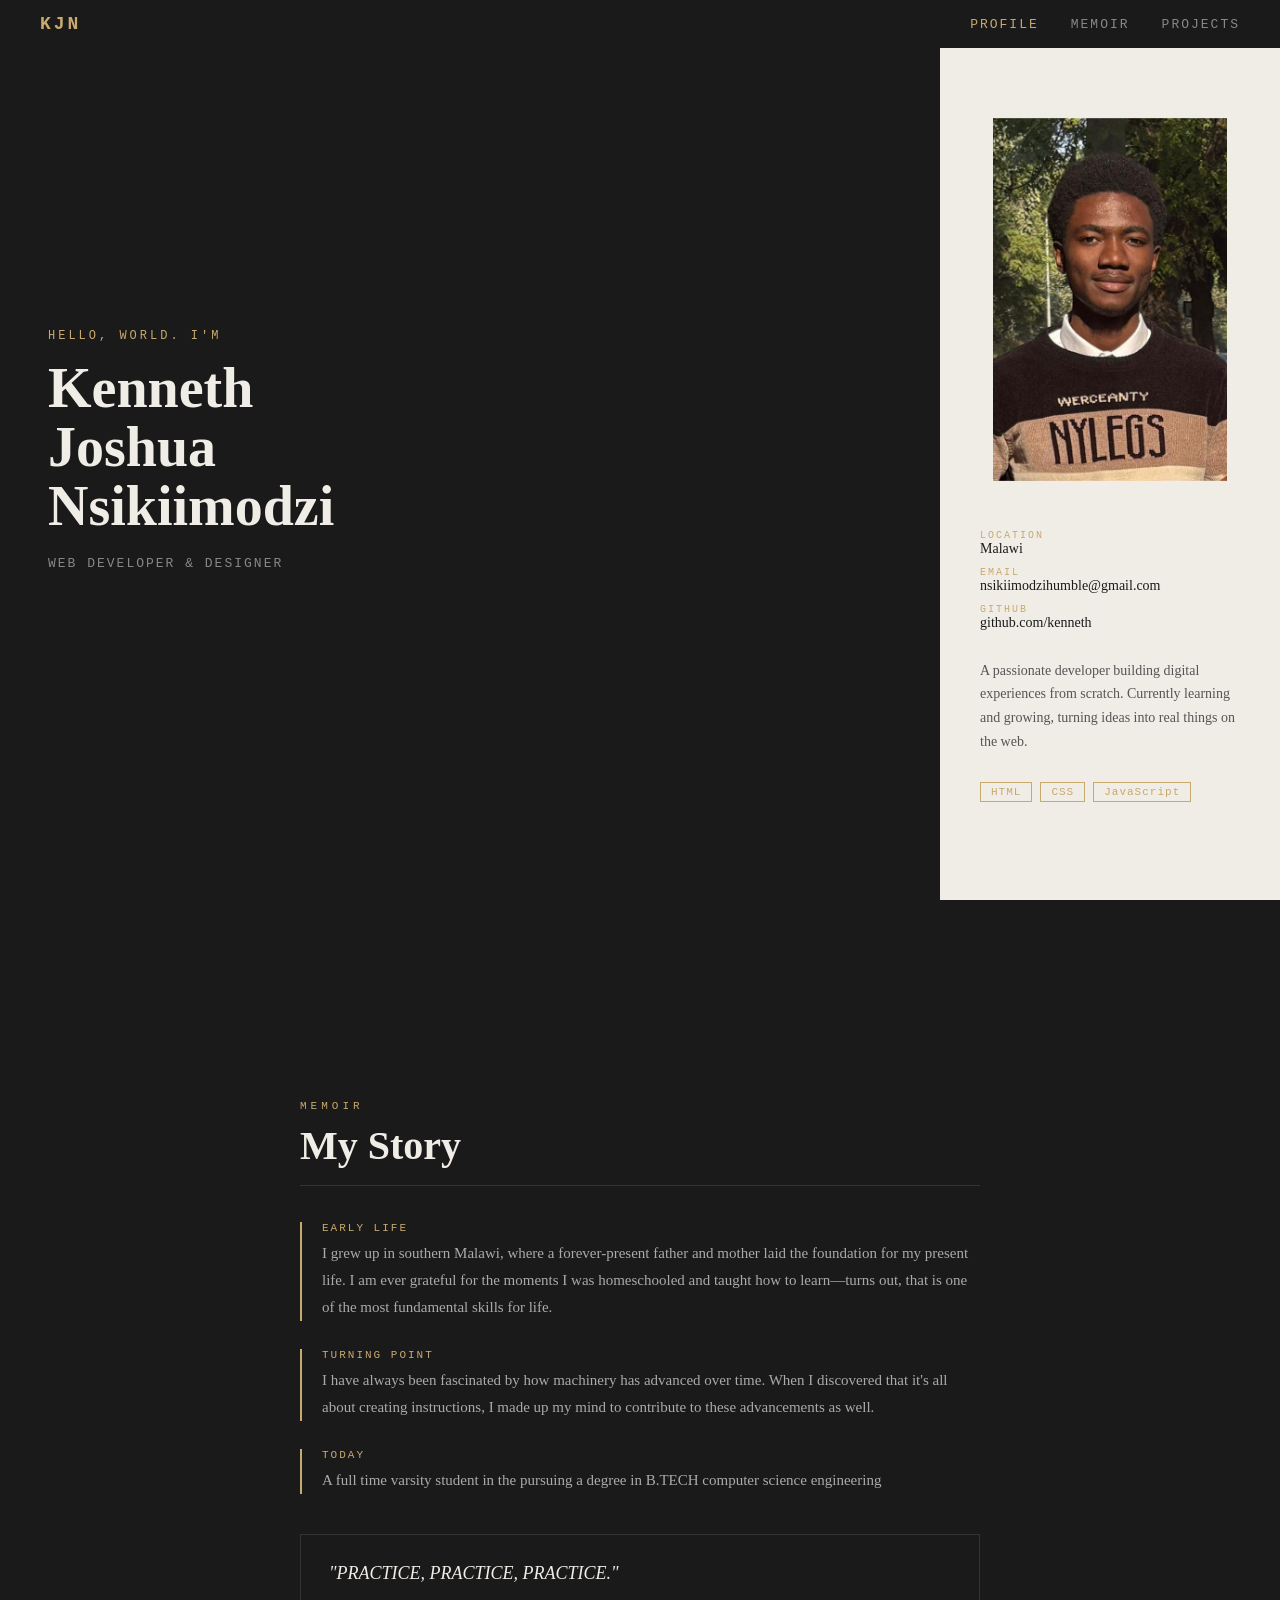
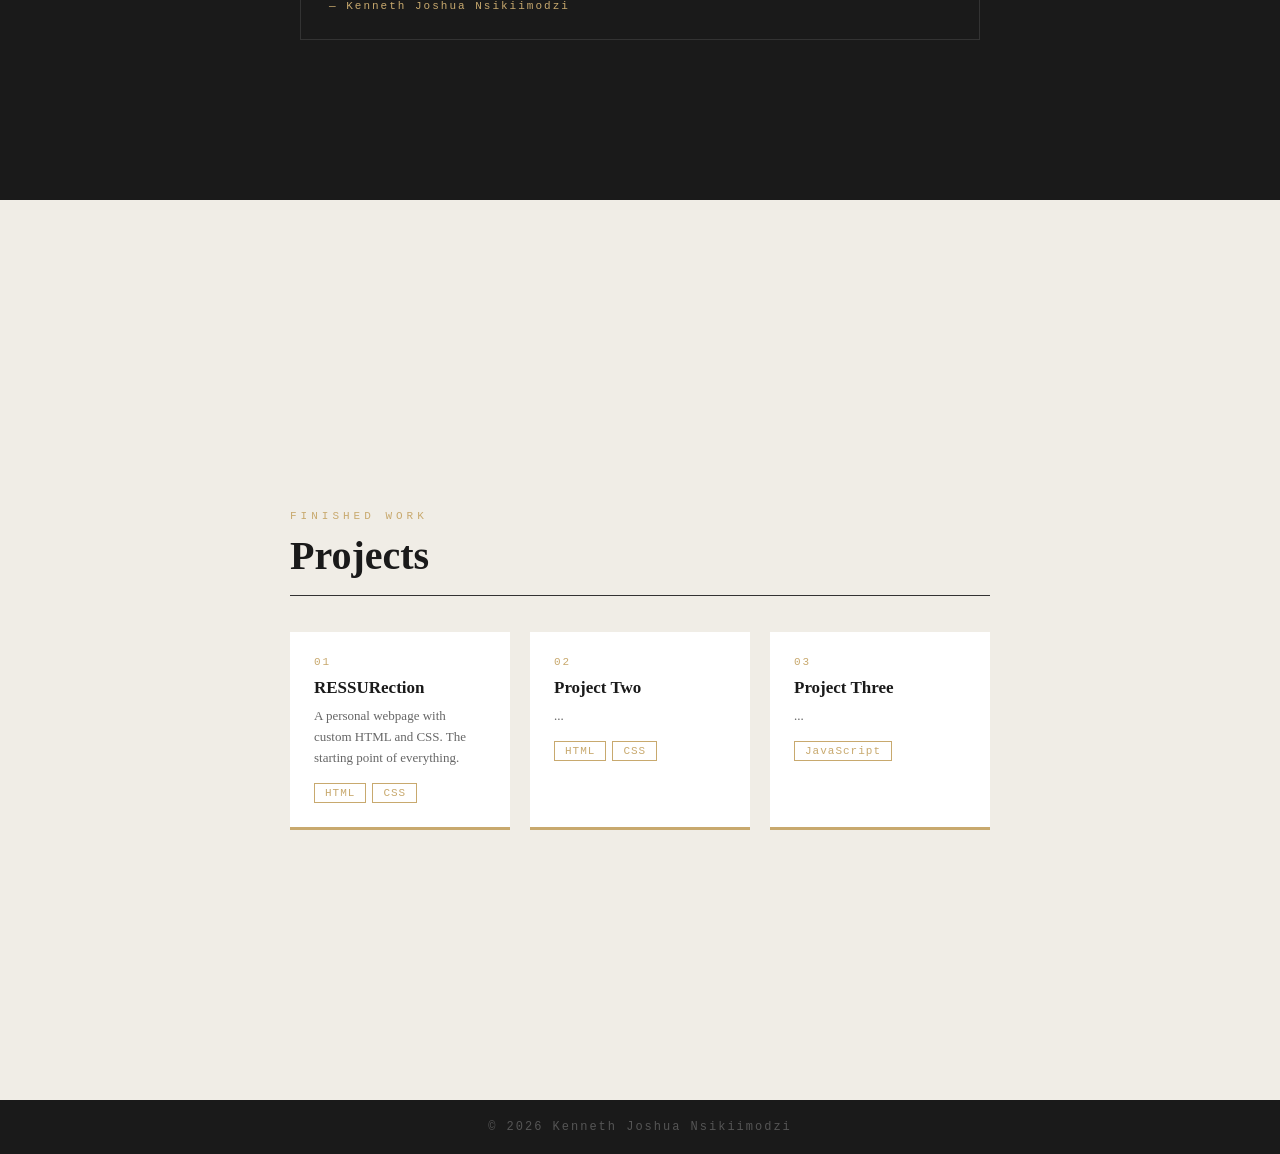
<file: index.html>
<!DOCTYPE html>
<html lang="en">
<head>
  <meta charset="UTF-8" />
  <meta name="viewport" content="width=device-width, initial-scale=1.0"/>
  <title>Kenneth Joshua Nsikiimodzi</title>
  <link rel="stylesheet" href="style.css" />
</head>
<body>

  <!-- NAV -->
  <nav>
    <span class="nav-brand">KJN</span>
    <div class="nav-links">
      <a href="#page-profile" class="nav-link active">Profile</a>
      <a href="#page-memoir" class="nav-link">Memoir</a>
      <a href="#page-projects" class="nav-link">Projects</a>
    </div>
  </nav>

  <!-- PAGE 1: PROFILE (FREESTYLE) -->
  <section id="page-profile" class="page profile-page">

    <!-- BIG NAME HERO -->
    <div class="profile-hero">
      <p class="profile-eyebrow">hello, world. i'm</p>
      <h1 class="profile-name">Kenneth<br>Joshua<br>Nsikiimodzi</h1>
      <p class="profile-tagline">Web Developer &amp; Designer</p>
    </div>

    <!-- PHOTO + INFO SIDE -->
    <div class="profile-side">

      <div class="photo-holder img">
        <img src="WhatsApp Image 2026-06-18 at 09.27.03.jpeg" style="width:100%; height:100%; object-fit:cover;">
      </div>

      <div class="profile-info">
        <div class="info-block">
          <span class="info-key">Location</span>
          <span class="info-value">Malawi</span>
        </div>
        <div class="info-block">
          <span class="info-key">Email</span>
          <span class="info-value">nsikiimodzihumble@gmail.com</span>
        </div>
        <div class="info-block">
          <span class="info-key">GitHub</span>
          <span class="info-value">github.com/kenneth</span>
        </div>
      </div>

      <div class="profile-about">
        <p>A passionate developer building digital experiences from scratch. Currently learning and growing, turning ideas into real things on the web.</p>
      </div>

      <div class="profile-skills">
        <span class="tag">HTML</span>
        <span class="tag">CSS</span>
        <span class="tag">JavaScript</span>
      </div>

    </div>

  </section>

  <!-- PAGE 2: MEMOIR -->
  <section id="page-memoir" class="page page-memoir">
    <div class="memoir-inner">
      <div class="memoir-label">memoir</div>
      <h2 class="memoir-title">My Story</h2>
      <div class="memoir-divider"></div>

      <div class="memoir-entry">
        <span class="memoir-year">Early Life</span>
        <p>I grew up in southern Malawi, where a forever-present father and mother laid the foundation for my present life. I am ever grateful for the moments I was homeschooled and taught how to learn—turns out, that is one of the most fundamental skills for life.</p>
      </div>

      <div class="memoir-entry">
        <span class="memoir-year">Turning Point</span>
        <p>I have always been fascinated by how machinery has advanced over time. When I discovered that it's all about creating instructions, I made up my mind to contribute to these advancements as well. </p>
      </div>

      <div class="memoir-entry">
        <span class="memoir-year">Today</span>
        <p>A full time varsity student in the pursuing a degree in B.TECH computer science engineering</p>
      </div>

      <blockquote class="memoir-quote">
        "PRACTICE, PRACTICE, PRACTICE."
        <cite>— Kenneth Joshua Nsikiimodzi</cite>
      </blockquote>
    </div>
  </section>

  <!-- PAGE 3: PROJECTS -->
  <section id="page-projects" class="page page-projects">
    <div class="projects-inner">
      <div class="projects-label">finished work</div>
      <h2 class="projects-title">Projects</h2>
      <div class="memoir-divider"></div>

      <div class="projects-grid">

        <div class="project-card">
          <div class="project-num">01</div>
          <h3 class="project-name">RESSURection</h3>
          <p class="project-desc">A personal webpage with custom HTML and CSS. The starting point of everything.</p>
          <div class="project-tags">
            <span class="tag">HTML</span>
            <span class="tag">CSS</span>
          </div>
        </div>

        <div class="project-card">
          <div class="project-num">02</div>
          <h3 class="project-name">Project Two</h3>
          <p class="project-desc">...</p>
          <div class="project-tags">
            <span class="tag">HTML</span>
            <span class="tag">CSS</span>
          </div>
        </div>

        <div class="project-card">
          <div class="project-num">03</div>
          <h3 class="project-name">Project Three</h3>
          <p class="project-desc">...</p>
          <div class="project-tags">
            <span class="tag">JavaScript</span>
          </div>
        </div>

      </div>
    </div>
  </section>

  <footer>
    <p>&copy; 2026 Kenneth Joshua Nsikiimodzi</p>
  </footer>

  <script>
    const links = document.querySelectorAll('.nav-link');
    const pages = document.querySelectorAll('.page');

    const observer = new IntersectionObserver((entries) => {
      entries.forEach(entry => {
        if (entry.isIntersecting) {
          links.forEach(l => l.classList.remove('active'));
          const id = entry.target.id;
          const active = document.querySelector(`.nav-link[href="#${id}"]`);
          if (active) active.classList.add('active');
        }
      });
    }, { threshold: 0.4 });

    pages.forEach(p => observer.observe(p));
  </script>

</body>
</html>
</file>
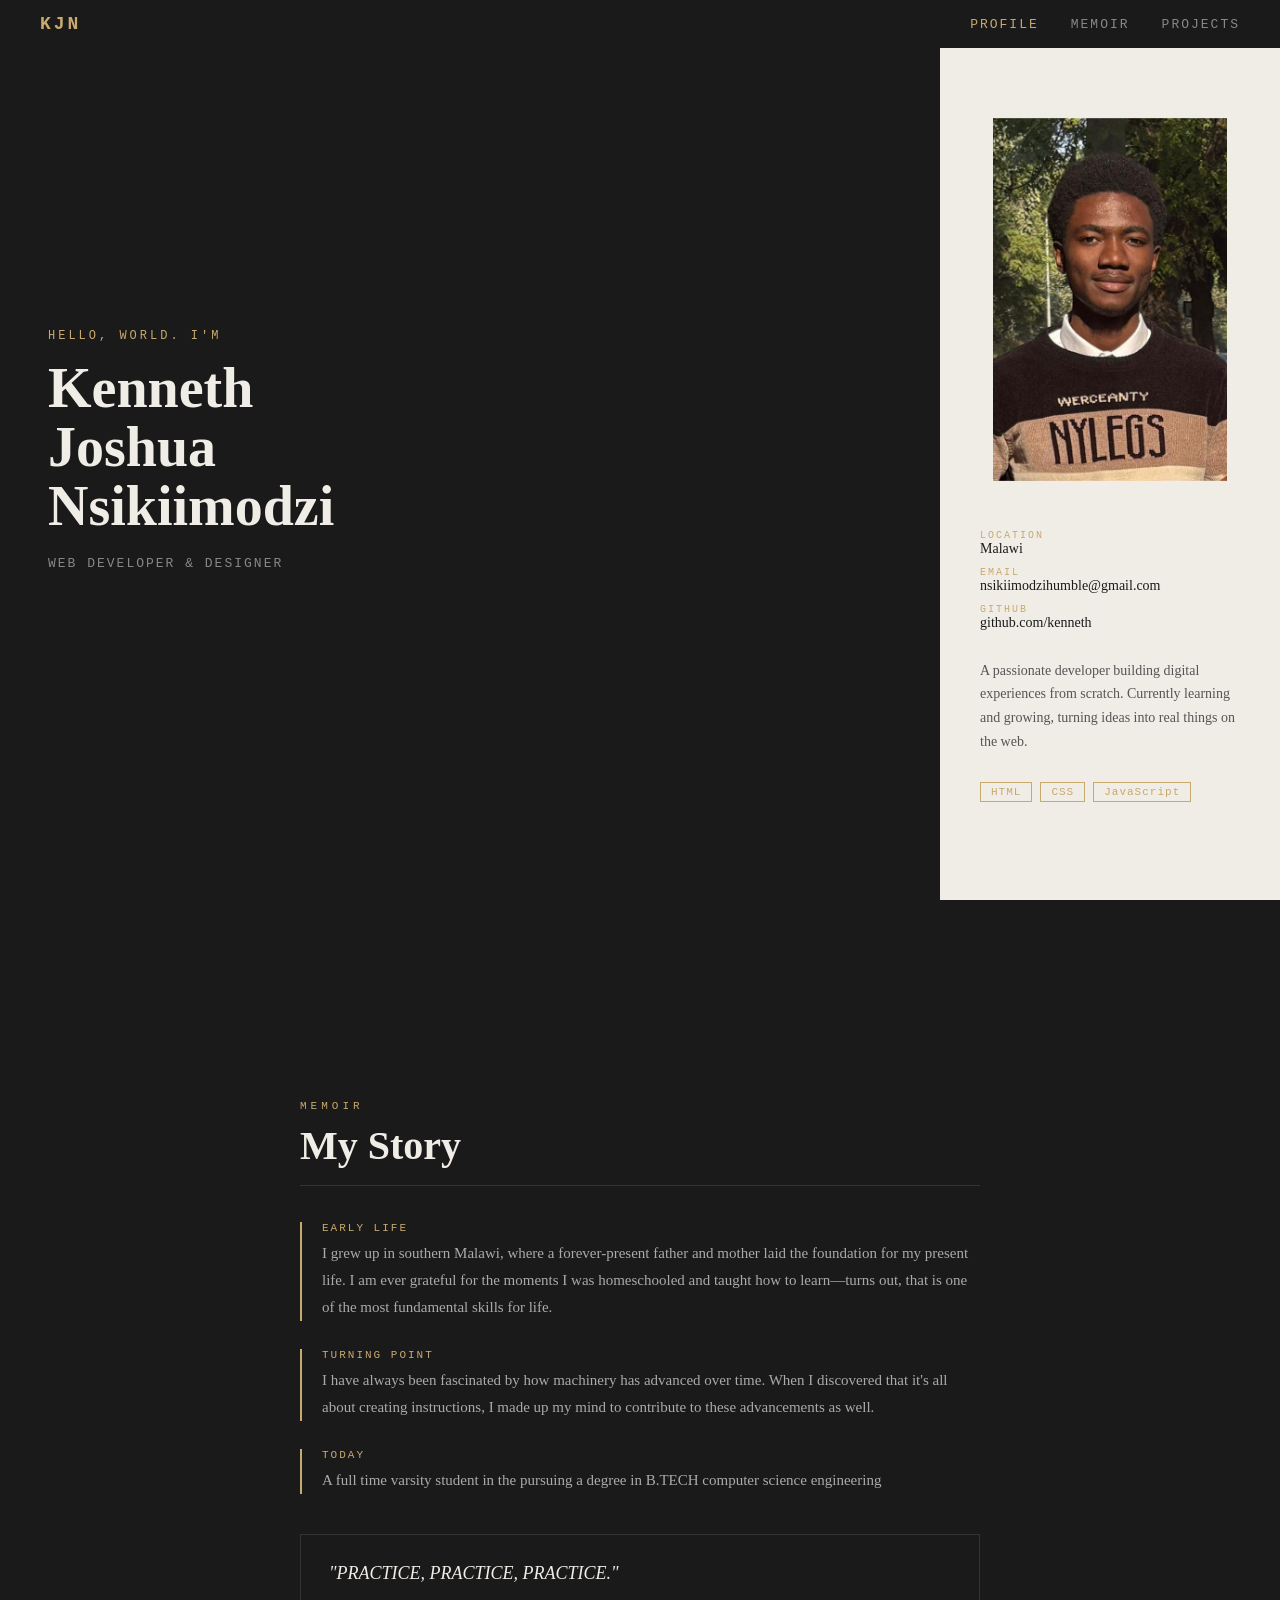
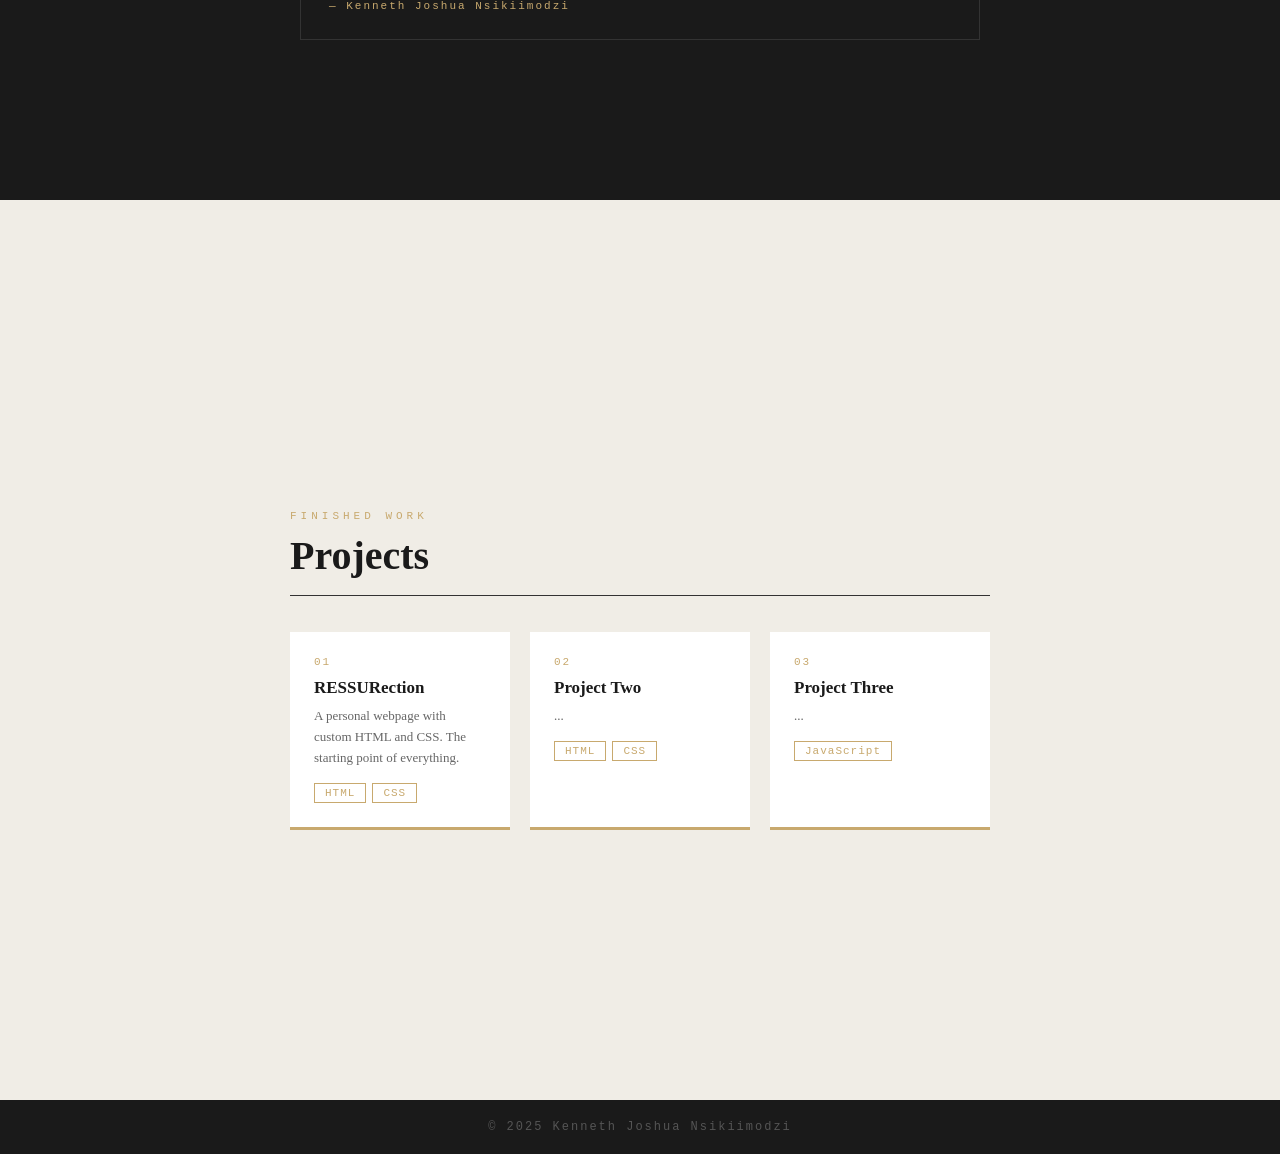
<file: index (1).html>
<!DOCTYPE html>
<html lang="en">
<head>
  <meta charset="UTF-8" />
  <meta name="viewport" content="width=device-width, initial-scale=1.0"/>
  <title>Kenneth Joshua Nsikiimodzi</title>
  <link rel="stylesheet" href="style.css" />
</head>
<body>

  <!-- NAV -->
  <nav>
    <span class="nav-brand">KJN</span>
    <div class="nav-links">
      <a href="#page-profile" class="nav-link active">Profile</a>
      <a href="#page-memoir" class="nav-link">Memoir</a>
      <a href="#page-projects" class="nav-link">Projects</a>
    </div>
  </nav>

  <!-- PAGE 1: PROFILE (FREESTYLE) -->
  <section id="page-profile" class="page profile-page">

    <!-- BIG NAME HERO -->
    <div class="profile-hero">
      <p class="profile-eyebrow">hello, world. i'm</p>
      <h1 class="profile-name">Kenneth<br>Joshua<br>Nsikiimodzi</h1>
      <p class="profile-tagline">Web Developer &amp; Designer</p>
    </div>

    <!-- PHOTO + INFO SIDE -->
    <div class="profile-side">

      <div class="photo-holder">
        <img src="WhatsApp Image 2026-06-18 at 09.27.03.jpeg" style="width:100%; height:100%; object-fit:cover;">
      </div>

      <div class="profile-info">
        <div class="info-block">
          <span class="info-key">Location</span>
          <span class="info-value">Malawi</span>
        </div>
        <div class="info-block">
          <span class="info-key">Email</span>
          <span class="info-value">nsikiimodzihumble@gmail.com</span>
        </div>
        <div class="info-block">
          <span class="info-key">GitHub</span>
          <span class="info-value">github.com/kenneth</span>
        </div>
      </div>

      <div class="profile-about">
        <p>A passionate developer building digital experiences from scratch. Currently learning and growing, turning ideas into real things on the web.</p>
      </div>

      <div class="profile-skills">
        <span class="tag">HTML</span>
        <span class="tag">CSS</span>
        <span class="tag">JavaScript</span>
      </div>

    </div>

  </section>

  <!-- PAGE 2: MEMOIR -->
  <section id="page-memoir" class="page page-memoir">
    <div class="memoir-inner">
      <div class="memoir-label">memoir</div>
      <h2 class="memoir-title">My Story</h2>
      <div class="memoir-divider"></div>

      <div class="memoir-entry">
        <span class="memoir-year">Early Life</span>
        <p>I grew up in southern Malawi, where a forever-present father and mother laid the foundation for my present life. I am ever grateful for the moments I was homeschooled and taught how to learn—turns out, that is one of the most fundamental skills for life.</p>
      </div>

      <div class="memoir-entry">
        <span class="memoir-year">Turning Point</span>
        <p>I have always been fascinated by how machinery has advanced over time. When I discovered that it's all about creating instructions, I made up my mind to contribute to these advancements as well. </p>
      </div>

      <div class="memoir-entry">
        <span class="memoir-year">Today</span>
        <p>A full time varsity student in the pursuing a degree in B.TECH computer science engineering</p>
      </div>

      <blockquote class="memoir-quote">
        "PRACTICE, PRACTICE, PRACTICE."
        <cite>— Kenneth Joshua Nsikiimodzi</cite>
      </blockquote>
    </div>
  </section>

  <!-- PAGE 3: PROJECTS -->
  <section id="page-projects" class="page page-projects">
    <div class="projects-inner">
      <div class="projects-label">finished work</div>
      <h2 class="projects-title">Projects</h2>
      <div class="memoir-divider"></div>

      <div class="projects-grid">

        <div class="project-card">
          <div class="project-num">01</div>
          <h3 class="project-name">RESSURection</h3>
          <p class="project-desc">A personal webpage with custom HTML and CSS. The starting point of everything.</p>
          <div class="project-tags">
            <span class="tag">HTML</span>
            <span class="tag">CSS</span>
          </div>
        </div>

        <div class="project-card">
          <div class="project-num">02</div>
          <h3 class="project-name">Project Two</h3>
          <p class="project-desc">...</p>
          <div class="project-tags">
            <span class="tag">HTML</span>
            <span class="tag">CSS</span>
          </div>
        </div>

        <div class="project-card">
          <div class="project-num">03</div>
          <h3 class="project-name">Project Three</h3>
          <p class="project-desc">...</p>
          <div class="project-tags">
            <span class="tag">JavaScript</span>
          </div>
        </div>

      </div>
    </div>
  </section>

  <footer>
    <p>&copy; 2025 Kenneth Joshua Nsikiimodzi</p>
  </footer>

  <script>
    const links = document.querySelectorAll('.nav-link');
    const pages = document.querySelectorAll('.page');

    const observer = new IntersectionObserver((entries) => {
      entries.forEach(entry => {
        if (entry.isIntersecting) {
          links.forEach(l => l.classList.remove('active'));
          const id = entry.target.id;
          const active = document.querySelector(`.nav-link[href="#${id}"]`);
          if (active) active.classList.add('active');
        }
      });
    }, { threshold: 0.4 });

    pages.forEach(p => observer.observe(p));
  </script>

</body>
</html>
</file>
<file: style.css>
/* ===== RESET & BASE ===== */
* {
  margin: 0;
  padding: 0;
  box-sizing: border-box;
}

html {
  scroll-behavior: smooth;
}

body {
  font-family: 'Georgia', serif;
  background-color: #f0ede6;
  color: #1a1a1a;
}

/* ===== NAV ===== */
nav {
  position: fixed;
  top: 0;
  left: 0;
  right: 0;
  z-index: 100;
  display: flex;
  justify-content: space-between;
  align-items: center;
  padding: 14px 40px;
  background-color: #1a1a1a;
}

.nav-brand {
  font-family: 'Courier New', monospace;
  font-size: 18px;
  font-weight: bold;
  color: #c8a96e;
  letter-spacing: 3px;
}

.nav-links {
  display: flex;
  gap: 32px;
}

.nav-link {
  text-decoration: none;
  font-family: 'Courier New', monospace;
  font-size: 13px;
  letter-spacing: 2px;
  text-transform: uppercase;
  color: #888;
  transition: color 0.3s;
}

.nav-link:hover,
.nav-link.active {
  color: #c8a96e;
}

/* ===== PAGES ===== */
.page {
  min-height: 100vh;
  padding: 100px 40px 60px;
  display: flex;
  align-items: center;
  justify-content: center;
}

.profile-page {
  padding: 0;
}

/* ===== PAGE 1: FREESTYLE PROFILE ===== */
.profile-page {
  background-color: #f0ede6;
  display: flex;
  flex-direction: row;
  align-items: stretch;
  justify-content: center;
  gap: 0;
  padding: 0;
}

/* LEFT: big name hero */
.profile-hero {
  flex: 1;
  background-color: #1a1a1a;
  display: flex;
  flex-direction: column;
  justify-content: center;
  padding: 80px 48px;
}

.profile-eyebrow {
  font-family: 'Courier New', monospace;
  font-size: 12px;
  letter-spacing: 3px;
  text-transform: uppercase;
  color: #c8a96e;
  margin-bottom: 16px;
}

.profile-name {
  font-size: 56px;
  font-weight: bold;
  line-height: 1.05;
  color: #f0ede6;
  margin-bottom: 20px;
}

.profile-tagline {
  font-family: 'Courier New', monospace;
  font-size: 13px;
  letter-spacing: 2px;
  text-transform: uppercase;
  color: #888;
}

/* RIGHT: photo + details */
.profile-side {
  width: 340px;
  min-width: 280px;
  background-color: #f0ede6;
  display: flex;
  flex-direction: column;
  align-items: flex-start;
  justify-content: center;
  padding: 60px 40px;
  gap: 28px;
}


.photo-holder img {
  width: 100%;
  height: 100%;
  object-fit: cover;
  overflow: hidden;
  display: block;
  padding: 0%;
  transform: scale(0.9);
  object-position: center; /* shows the top/face more */
}

.photo-label {
  font-family: 'Courier New', monospace;
  font-size: 11px;
  letter-spacing: 2px;
  color: #c8a96e;
  text-transform: uppercase;
}

.profile-info {
  display: flex;
  flex-direction: column;
  gap: 10px;
  width: 100%;
}

.info-block {
  display: flex;
  flex-direction: column;
}

.info-key {
  font-family: 'Courier New', monospace;
  font-size: 10px;
  letter-spacing: 2px;
  text-transform: uppercase;
  color: #c8a96e;
}

.info-value {
  font-size: 14px;
  color: #1a1a1a;
}

.profile-about p {
  font-size: 14px;
  line-height: 1.7;
  color: #555;
}

.profile-skills {
  display: flex;
  flex-wrap: wrap;
  gap: 8px;
}

.tag {
  font-family: 'Courier New', monospace;
  font-size: 11px;
  padding: 3px 10px;
  border: 1px solid #c8a96e;
  color: #c8a96e;
  letter-spacing: 1px;
}

/* ===== PAGE 2: MEMOIR ===== */
.page-memoir {
  background-color: #1a1a1a;
}

.memoir-inner {
  width: 100%;
  max-width: 680px;
}

.memoir-label {
  font-family: 'Courier New', monospace;
  font-size: 11px;
  letter-spacing: 4px;
  text-transform: uppercase;
  color: #c8a96e;
  margin-bottom: 10px;
}

.memoir-title {
  font-size: 40px;
  color: #f0ede6;
  font-weight: bold;
  margin-bottom: 16px;
}

.memoir-divider {
  height: 1px;
  background-color: #333;
  margin-bottom: 36px;
}

.memoir-entry {
  margin-bottom: 28px;
  padding-left: 20px;
  border-left: 2px solid #c8a96e;
}

.memoir-year {
  display: block;
  font-family: 'Courier New', monospace;
  font-size: 11px;
  letter-spacing: 2px;
  text-transform: uppercase;
  color: #c8a96e;
  margin-bottom: 6px;
}

.memoir-entry p {
  font-size: 15px;
  line-height: 1.8;
  color: #aaa;
}

.memoir-quote {
  margin-top: 40px;
  padding: 24px 28px;
  border: 1px solid #333;
  font-size: 18px;
  font-style: italic;
  color: #f0ede6;
  line-height: 1.6;
}

.memoir-quote cite {
  display: block;
  margin-top: 10px;
  font-family: 'Courier New', monospace;
  font-size: 11px;
  letter-spacing: 2px;
  color: #c8a96e;
  font-style: normal;
}

/* ===== PAGE 3: PROJECTS ===== */
.page-projects {
  background-color: #f0ede6;
}

.projects-inner {
  width: 100%;
  max-width: 700px;
}

.projects-label {
  font-family: 'Courier New', monospace;
  font-size: 11px;
  letter-spacing: 4px;
  text-transform: uppercase;
  color: #c8a96e;
  margin-bottom: 10px;
}

.projects-title {
  font-size: 40px;
  color: #1a1a1a;
  font-weight: bold;
  margin-bottom: 16px;
}

.projects-grid {
  display: grid;
  grid-template-columns: repeat(auto-fit, minmax(180px, 1fr));
  gap: 20px;
}

.project-card {
  background-color: #fff;
  padding: 24px;
  border-bottom: 3px solid #c8a96e;
}

.project-num {
  font-family: 'Courier New', monospace;
  font-size: 11px;
  letter-spacing: 2px;
  color: #c8a96e;
  margin-bottom: 10px;
}

.project-name {
  font-size: 17px;
  font-weight: bold;
  color: #1a1a1a;
  margin-bottom: 8px;
}

.project-desc {
  font-size: 13px;
  line-height: 1.6;
  color: #666;
  margin-bottom: 14px;
}

.project-tags {
  display: flex;
  flex-wrap: wrap;
  gap: 6px;
}

/* ===== FOOTER ===== */
footer {
  background-color: #1a1a1a;
  text-align: center;
  padding: 20px;
  font-family: 'Courier New', monospace;
  font-size: 12px;
  letter-spacing: 2px;
  color: #555;
}

/* ============================================
   RESPONSIVE / MOBILE STYLES
   ============================================ */

/* TABLETS & SMALL LAPTOPS */
@media (max-width: 900px) {

  nav {
    padding: 14px 20px;
  }

  .nav-links {
    gap: 18px;
  }

  .nav-link {
    font-size: 11px;
  }

  .profile-page {
    flex-direction: column;
  }

  .profile-hero {
    padding: 60px 32px 32px;
  }

  .profile-name {
    font-size: 42px;
  }

  .profile-side {
    width: 100%;
    padding: 32px;
    align-items: center;
    text-align: center;
  }

  .profile-info,
  .profile-about,
  .profile-skills {
    align-items: center;
    text-align: center;
  }

  .info-block {
    align-items: center;
  }

  .memoir-title,
  .projects-title {
    font-size: 32px;
  }
}

/* PHONES */
@media (max-width: 600px) {

  nav {
    flex-direction: column;
    gap: 10px;
    padding: 12px 16px;
    position: relative;
  }

  .page:not(.profile-page) {
    padding-top: 24px;
  }

  .profile-hero {
    padding: 24px 20px 24px;
    text-align: center;
    align-items: center;
  }

  .profile-name {
    font-size: 30px;
  }

  .profile-tagline {
    font-size: 11px;
  }

  .profile-side {
    padding: 28px 20px;
  }

  /* shrink photo holder slightly on very small screens */
  .photo-holder img {
    width: 160px;
    height: 160px;
  }

  .memoir-title,
  .projects-title {
    font-size: 26px;
  }

  .memoir-entry {
    padding-left: 14px;
  }

  .memoir-quote {
    padding: 18px 16px;
    font-size: 15px;
  }

  .projects-grid {
    grid-template-columns: 1fr;
  }

  .cv-tags,
  .profile-skills,
  .project-tags {
    justify-content: center;
  }
}
</file>
